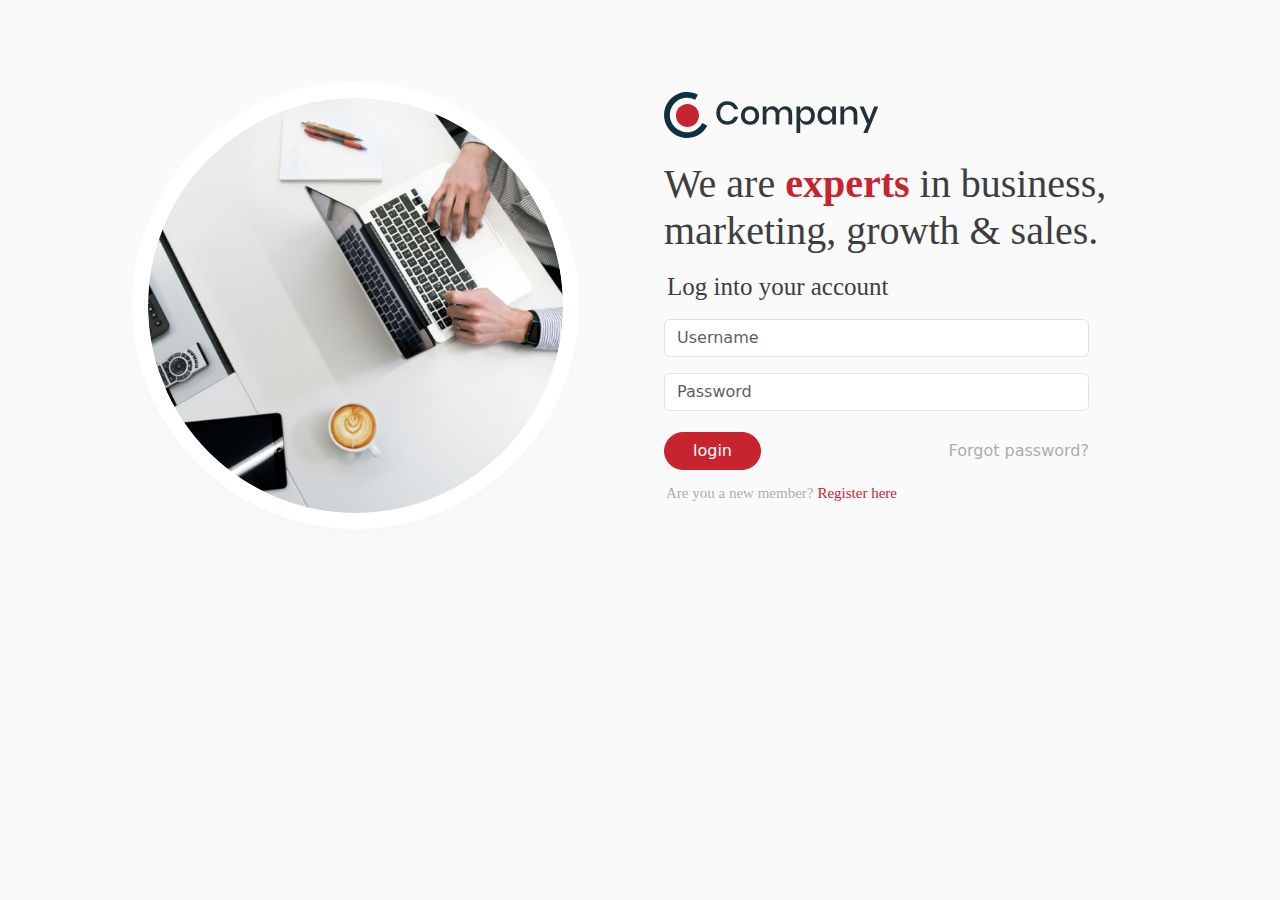
<file: index.html>
<!DOCTYPE html>
<html lang="en">
<head>
    <title> homepage</title>
    <meta charset="utf-8">
    <meta name="viewport" content="width=device-width, initial-scale=1">
    <link href="css\bootstrap.min.css" rel="stylesheet">
    <link rel="stylesheet" href="css/style.css">
  <script src="js/bootstrap.bundle.min.js"></script>
</head>
<body>
    <div class="container maincont">
        <div class="row" id="mainrow">
           
            <div class="col-6 hero-container ">
                <img src="hero-image.png" class="rounded-circle hero-image">
            </div>
            <div class="col-6 right-container">
              <div class="container" class="rightdiv">
                <div class="row">
                  <img src="images/header-logo.svg" class="companylogo">
                </div>
                <div class="row" id="maintext">
                 <p> We are <strong id="boldtext"> experts </strong> in business, marketing, growth & sales.
                 </p>
                </div>
                <div class="row" id="login">
                  Log into your account
                </div>
                <form class="form-style">
                  <input type="text" class="form-control mt-3" placeholder="Username">
                  <input type="text" class="form-control mt-3" placeholder="Password">
                  <div class="row" id="buttonlogin">
                    <div class="col">
                  <button type="button" class="btn">login</button>
                </div>
                  <div class="col forgot">
                  <p class="forgot">Forgot password? </p>
                </div>
                </div>
                </form>
                <div class="row" id="lastrow" >Are you a new member?<a id= "pinktext" href="">Register here</a></div>
              </div>
            </div>
        </div>
    </div>
</body>
</html>
</file>
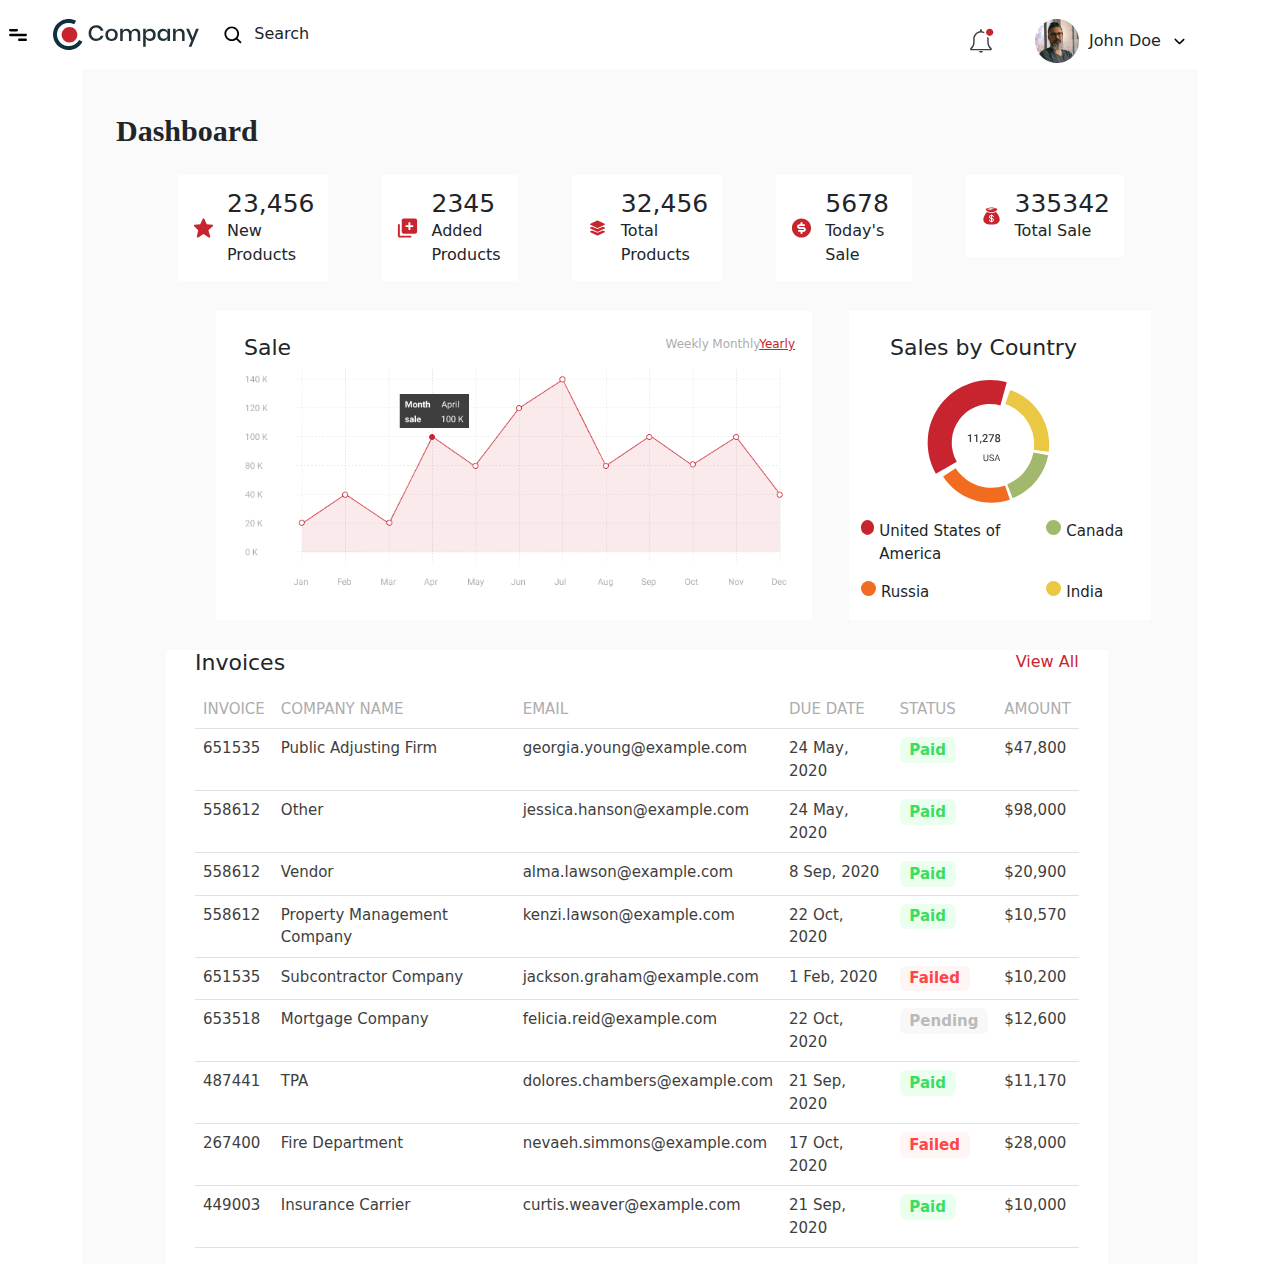
<file: dashboard.html>
<!DOCTYPE html>
<html lang="en">

<head>
    <title>dashboard</title>
    <meta charset="utf-8">
    <meta name="viewport" content="width=device-width, initial-scale=1">
    <script src="js/bootstrap.bundle.min.js"></script>
    <link href="css\bootstrap.min.css" rel="stylesheet">
    <link rel="stylesheet" href="dashboard.css">
    <link rel="stylesheet" href="./dashboard.css">
    <link href="https://fonts.googleapis.com/icon?family=Material+Icons" rel="stylesheet">
</head>

<body>
    <div class="container mainbody">
        <div class="d-flex justify-content-between">
            <div class="left">
                <button class="hamburger">
                <img class=" menu-icon" src="images/menu-bar.svg" onclick="openCloseMenu()" alt="">
                <i class="closeIcon material-icons" onclick="openCloseMenu()">close</i>
            </button>
                <img class="logo" src="images/logo.svg" alt="">
                <img class="searchIcon" src="images/search-icon.svg" alt="">
                <p class="search">Search</p>
            </div>
            <div class="right">
                <img class="notif" src="images/notification-icon.svg" alt="">
                <img class="profile" src="images/profile.png" alt="">
                <p class="name">John Doe</p>
                <img class="arrow" src="images/downward-arrow.svg" alt="">

            </div>
        </div>
        <div class="d-flex flex-row main-content">
            <div class="menu sidebar">
               
                <div class="d-flex inditem active" style="background-color:#FFF3F4;">
                    <img class="sidebaritems" src="images/dashboard-active.svg" alt="gxshg">
                    <p> Dashboard</p>
                </div>
                <div class="d-flex inditem">
                    <img class="sidebaritems" src="images/graph-default.svg" alt="gxshg">
                    <p>Analysis</p>
                </div>
                <div class="d-flex inditem">
                    <img class="sidebaritems" src="images/inbox-default.svg" alt="gxshg">
                    <p>Inbox</p>
                </div>
                <div class="d-flex inditem">
                    <img class="sidebaritems" src="images/clock-default.svg" alt="gxshg">
                    <p>History</p>
                </div>
                <div class="d-flex inditem">
                    <img class="sidebaritems" src="images/user-default.svg" alt="gxshg">
                    <p>Users</p>
                </div>
                <div class="d-flex inditem">
                    <img class="sidebaritems" src="images/maintenance-default.svg" alt="gxshg">
                    <p>Maintainence</p>
                </div>
                <div class="d-flex inditem">
                    <img class="sidebaritems" src="images/setting-default.svg" alt="gxshg">
                    <p>Settings</p>

</div>
            </div>
            <div class=" container main-center">
                
                <p id="dashboard"> Dashboard</p>

                <div class="row content-2">
                    <div class="col-md col-xs-6">
                        <div class="flex content-2item">
                            <img src="images/star.svg" alt="">
                            <div class="innercontent">
                                <h3>23,456</h3>
                                <p>New Products</p>
                            </div>
                        </div>
                    </div>
                    <div class="col-md col-xs-6">
                        <div class="flex content-2item">
                            <img src="images/new-product.svg" alt="">
                            <div class="innercontent">
                                <h3>2345</h3>
                                <p>Added Products</p>
                            </div>
                        </div>
                    </div>
                    <div class="col-md col-xs-6">
                        <div class="flex content-2item">
                            <img src="images/total-product.svg" alt="">
                            <div class="innercontent">
                                <h3>32,456</h3>
                                <p>Total Products</p>
                            </div>
                        </div>
                    </div>
                    <div class="col-md col-xs-6">
                        <div class="flex content-2item">
                            <img src="images/dollar-filled.svg" alt="">
                            <div class="innercontent">
                                <h3>5678</h3>
                                <p>Today's Sale</p>
                            </div>
                        </div>
                    </div>
                    <div class="col-md col-xs-6">
                        <div class="flex content-2item">
                            <img src="images/money-bag.svg" alt="">
                            <div class="innercontent">
                                <h3>335342</h3>
                                <p>Total Sale</p>
                            </div>

                        </div>
                    </div>
                </div>
                <div class="row graph">
                    
                    <div class="col-8 frequency">
                        <div class="row graph-text">
                            <div class="col-2 sale">
                                <h6>Sale</h6>
                            </div>
                            <div class="col-7">

                            </div>
                            <div class="col-1 sidetext">
                                <p>Weekly</p>
                            </div>
                            <div class="col-1 sidetext">
                                <p>Monthly</p>
                            </div>
                            <div class="col-1 sidetextactive">
                                <p><u>Yearly</u></p>
                            </div>
                        </div>
                        <img class="freq-image" src="images/data-graph.png" alt="'">
                    </div>
                 

                    <div class="col-4 pie">
                        <h6>Sales by Country</h6>

                        <img src="images/pie-chart.svg" alt="">
                        <div class="countries-stats">

                            <p class="d-flex"><span class="indicator indicator-red"></span><span>United States of
                                    America </span></p>
                            <p class="d-flex">
                                <span class="indicator indicator-green"></span><span>Canada </span>

                            </p>
                            <p class="d-flex"><span class="indicator indicator-orange"></span><span>Russia </span></p>
                            <p class="d-flex">
                                <span class="indicator indicator-yellow"></span><span>India </span>

                            </p>


                        </div>

                    </div>

                </div>
                <div class="data">
                    <div class="d-flex justify-content-between table-header">
                        <h3>Invoices</h3>
                        <p>View All</p>
                    </div>
                    <div>
                        <div class="table-responsive">
                            <table class="table">
                                <thead>
                                    <tr>
                                        <th scope="col">INVOICE</th>
                                        <th scope="col">COMPANY NAME</th>
                                        <th scope="col">EMAIL</th>
                                        <th scope="col">DUE DATE</th>
                                        <th scope="col">STATUS</th>
                                        <th scope="col">AMOUNT</th>
                                    </tr>
                                </thead>
                                <tbody>
                                    <tr>
                                        <td scope="row">651535</td>
                                        <td>Public Adjusting Firm</td>
                                        <td>georgia.young@example.com</td>
                                        <td>24 May, 2020</td>
                                        <td><span class="badge paid">Paid</span></td>
                                        <td>$47,800</td>
                                    </tr>
                                    <tr>
                                        <td scope="row">558612</td>
                                        <td>Other</td>
                                        <td>jessica.hanson@example.com</td>
                                        <td>24 May, 2020</td>
                                        <td><span class="badge paid">Paid</span></td>
                                        <td>$98,000</td>
                                    </tr>
                                    <tr>
                                        <td scope="row">558612</td>
                                        <td>Vendor</td>
                                        <td>alma.lawson@example.com</td>
                                        <td>8 Sep, 2020</td>
                                        <td><span class="badge paid">Paid</span></td>
                                        <td>$20,900</td>
                                    </tr>
                                    <tr>
                                        <td scope="row">558612</td>
                                        <td>Property Management Company</td>
                                        <td>kenzi.lawson@example.com</td>
                                        <td>22 Oct, 2020</td>
                                        <td><span class="badge paid">Paid</span></td>
                                        <td>$10,570</td>
                                    </tr>
                                    <tr>
                                        <td scope="row">651535</td>
                                        <td>Subcontractor Company</td>
                                        <td>jackson.graham@example.com</td>
                                        <td>1 Feb, 2020</td>
                                        <td><span class="badge failed">Failed</span></td>
                                        <td>$10,200</td>
                                    </tr>
                                    <tr>
                                        <td scope="row">653518</td>
                                        <td>Mortgage Company</td>
                                        <td>felicia.reid@example.com</td>
                                        <td>22 Oct, 2020</td>
                                        <td><span class="badge pending">Pending</span></td>
                                        <td>$12,600</td>
                                    </tr>
                                    <tr>
                                        <td scope="row">487441</td>
                                        <td>TPA</td>
                                        <td>dolores.chambers@example.com</td>
                                        <td>21 Sep, 2020</td>
                                        <td><span class="badge paid">Paid</span></td>
                                        <td>$11,170</td>
                                    </tr>
                                    <tr>
                                        <td scope="row">267400</td>
                                        <td>Fire Department</td>
                                        <td>nevaeh.simmons@example.com</td>
                                        <td>17 Oct, 2020</td>
                                        <td><span class="badge failed">Failed</span></td>
                                        <td>$28,000</td>
                                    </tr>
                                    <tr>
                                        <td scope="row">449003</td>
                                        <td>Insurance Carrier</td>
                                        <td>curtis.weaver@example.com</td>
                                        <td>21 Sep, 2020</td>
                                        <td><span class="badge paid">Paid</span></td>
                                        <td>$10,000</td>
                                    </tr>
                                </tbody>
                            </table>
                        </div>
                    </div>
                </div>
            </div>
        </div>
        <script src="./js/menu.js"></script>
</body>

</html>
</file>
<file: css/style.css>
.hero-image {
    width: 415px;
    margin-top: 41px;
    outline: #ffffff solid 16px;
    box-shadow: 0px 9px 31px 4px #0000000a;
    display: block;
    margin-left: auto;
    margin-right: auto;
  }
  .maincont {
    margin-top: -72px;
  }
  .btn {
    border-radius: 188px;
    background-color: #c8242f;
    color: white;
    border-color: #c8242f;
    width: 97px;
  }
  .forgot {
    color: #adadad;
    text-align: right;
    margin: auto;
  }
  .form-control mt-3 {
    color: #adadad;
    border-color: #adadad;
  }
  body {
    background: #fafafa 0% 0% no-repeat padding-box;
    opacity: 1;
  }
  #mainrow {
    margin-top: 129px;
  }
  .rightdiv {
    padding-left: 28px;
    padding-right: 28px;
  }
  .companylogo {
    height: auto;
    max-width: 44%;
    margin-top: 35px;
  }
  #maintext {
    text-align: left;
    font: normal normal 300 40px/47px Roboto;
    letter-spacing: 0px;
    color: #3e3e3e;
    opacity: 1;
    margin-top: 22px;
  }
  #boldtext {
    font-weight: bold;
    color: #c8242f;
  }
  #login {
    padding-left: 15px;
    font: normal normal normal 25px/33px Roboto;
    letter-spacing: 0px;
    color: #3e3e3e;
    opacity: 1;
  }
  #buttonlogin {
    margin-top: 21px;
    margin-bottom: 11px;
  }
  #lastrow {
    padding-top: 10px;
    text-align: left;
    font: normal normal normal 15px/20px Roboto;
    letter-spacing: 0px;
    color: #adadad;
    opacity: 1;
    display: inline;
    margin-left: 2px;
  }
  #pinktext {
    text-decoration-line: none;
    color: #c8242f;
    padding-left: 4px;
  }
  .form-style {
    width: 425px;
  }
  @media screen and (max-width: 1200px) {
    .hero-image {
      width: 272px;
    }
    .form-style {
      width: 390px;
    }
  }
  @media screen and (max-width: 992px) {
    .hero-image {
      width: 261px;
      margin-top: 94px;
    }
    #maintext {
      font-size: 25px;
    }
    #login {
      font-size: 18px;
    }
    .form-style {
      width: 325px;
    }
    .forgot {
      margin-top: 3px;
      font-size: 14px;
    }
    .btn {
      font-size: 14px;
      width: 97px;
    }
  }
  @media screen and (max-width: 768px) {
    .hero-image {
      width: 223px;
      margin-top: 103px;
      margin-left: -30px;
    }
    #maintext {
      line-height: 29px;
      font-size: 23px;
    }
    #login {
      font-size: 16px;
    }
    .form-style {
      width: 265px;
    }
    .forgot {
      margin-top: 3px;
      font-size: 12px;
    }
    .btn {
      font-size: 12px;
      width: 97px;
    }
    #lastrow {
      font-size: 13px;
    }
    .companylogo {
      max-width: 61%;
    }
  }
  
  @media screen and (max-width: 538px) {
    .hero-container {
      display: none;
    }
    .right-container {
      width: 100%;
      margin-left: 26px;
    }
    .hero-image {
      display: none;
    }
  }
</file>
<file: dashboard.css>
.sidebar .inditem p {
    margin: 0 !important;
    font-size: 16px;
  }
  .right img {
    display: inline-block;
  }
  .left img {
    display: inline-block;
  }
  .left button .closeIcon {
    display: none;
  }
  
  .left button {
    border: none;
    background-color: white;
  }
  .menu {
    transform: translateX(-200%);
    display: none;
  
  }
  
  .showMenu {
    display: block;
  
    transform: translateX(0);
   
  }
  .logo {
    width: 147px;
    margin-right: 53px;
  }
  .searchIcon {
    width: 22px;
    margin-right: 5px;
  }
  .search{
      display:inline;
  }
  form {
    display: inline;
  }
  .notif {
    display: inline-block;
  }
  .profile {
    display: inline-block;
    margin-left: 36px;
  }
  .name {
    display: inline-block;
    margin-right: 5px;
    margin-left: 5px;
  }
  .arrow {
    display: inline-block;
    margin-right: 10px;
  }
  .sidebar {
    width: 205px;
    flex-flow: column nowrap;
    margin-top: 22.97px;
    margin-left: 32px;
  }
  .inditem {
    flex-flow: row nowrap;
    display: inline-block;
    align-items: center;
    /* margin-top: 32px; */
    padding: 10px 60px 12px 17.5px;
    width: 168px;
    /* padding-left: 20px; */
    margin-bottom: 8px;
  }
  
  .inditem img {
    display: inline;
  }
  .inditem p {
    display: inline;
  }
  .sidebaritems {
    width: 20px;
    /* display:inline-block; */
    margin-right: 12.7px;
  }
  .mainbody {
    margin-top: 19px;
  }
  .main-content {
    flex-direction: row;
  }
  .main-center {
    padding-left: 34px;
    padding-top: 39px;
    background-color: #fafafa;
  }
  #dashboard {
    font-size: 30px;
    font-family: Roboto;
    font-weight: bold;
  }
  .content-2 {
    margin-top: 22.5px;
    flex-direction: row;
    margin-left: 50px;
    margin-right: 20px;
  }
  .content-2item {
    flex-direction: row;
    display: flex;
    background-color: #ffffff;
    margin-right: 30px;
    padding: 14px;
    justify-content: center;
  }
  .innercontent {
    display: inline;
  }
  h3 {
    font-size: 25px;
    margin: 0;
  }
  .innercontent p {
    margin: 0;
  }
  .content-2item img {
    margin-right: 12px;
    width: 23px;
  }
  .active {
    color: #c8242f;
  }
  .graph {
    margin-top: 30px;
    margin-left: 53px;
    justify-content: center;
  }
  h6 {
    font-size: 22px;
  }
  .freq-image {
    width: 542px;
    margin-left: 17px;
  }
  .graph-text {
    margin-top: 24px;
    width: 562px;
  }
  .frequency {
    background-color: #ffffff;
    border-right: solid 15px #fafafa;
    width: 611px;
    margin-right: 22px;
  }
  
  .pie {
    background-color: #ffffff;
    width: 302px;
  }
  .sidetext {
    font-size: 12px;
    color: #adadad;
    padding-left: 28px;
  }
  .sidetextactive {
    color: #c8242f;
    font-size: 12px;
    padding-left: 28px;
  }
  .sale {
    padding-left: 28px;
  }
  .pie h6 {
    margin-top: 24px;
    margin-left: 29px;
  }
  .pie img {
    width: 151px;
    margin-left: 55px;
  }
  .countries-stats {
    display: grid;
    grid-template-columns: 2fr 1fr;
  }
  
  .countries-stats p span {
    font-size: 15px;
  }
  
  .indicator {
    display: block;
    width: 15px;
    height: 15px;
    border-radius: 50%;
    margin-right: 5px;
  }
  .indicator-red {
    background: #c8242f;
  }
  .indicator-green {
    background: #a2b86c;
  }
  .indicator-orange {
    background: #f16c20;
  }
  .indicator-yellow {
    background: #ebc844;
  }
  .table-header {
    margin-top: 22.52px;
  }
  .data {
    margin-top: 30px;
    padding-left: 29px;
    padding-right: 29px;
    margin-left: 50px;
    width: 88%;
    background-color: #ffffff;
  }
  
  .table-header h3 {
    font-size: 22px !important;
  }
  .table-header p {
    font-size: 12x;
    color: #c8242f;
  }
  .paid {
    color: #3cdd5f;
    background-color: #ebffef;
    font-size: 15px;
  }
  .failed {
    color: #ff4545;
    background-color: #fff5f5;
    font-size: 15px;
  }
  .pending {
    color: #bababa;
    background-color: #f8f8f8;
    font-size: 15px;
  }
  .table th {
    font-size: 15px;
    color: #adadad;
    font-weight: 400;
  }
  .table td {
    color: #3e3e3e;
    font-size: 15px;
  }
  
  @media screen and (max-width: 1400px) {
    .left button {
      margin-left: -114px;
      margin-right: 12px;
    }
    
    .logo {
      width: 147px;
      margin-right: 17px;
    }
  }
  
  @media screen and (max-width: 1324px) {
    .left {
      margin-left: 10px;
    }
  }
  @media screen and (max-width: 1306px) {
    .left {
      margin-left: 32px;
    }
  }
  @media screen and (max-width: 1259px) {
    .left {
      margin-left: 92px;
    }
  }
  @media screen and (max-width: 1200px) {
      .left button {
        margin-left: -114px;
        margin-right: 12px;
      }
      
      .logo {
        width: 147px;
        margin-right: 17px;
      }
    }
    
  @media screen and (max-width: 992px) {
    .left button {
      margin-left: -114px;
      margin-right: 12px;
    }
    
    .logo {
      width: 147px;
      margin-right: 17px;
    }
    .frequency{
      margin-bottom: 11px;
    }
  }
  @media screen and (max-width: 913px) {
    .left button {
      margin-left: -103px;
      margin-right: 12px;
    }
    
    .logo {
      width: 139px;
      margin-right: 17px;
    }
    .right img {
      width: 27px;
    }
    .arrow {
      width: 19px;
    }
  }
  @media screen and (max-width: 768px) {
    form {
      display: none;
    }
    .name {
      display: none;
    }
    .profile {
      margin-left: 20px;
    }
    .graph-text .col-7{
      width: 28.333333%;
    }
    .freq-image{width:100%;}
  }
  @media  screen and (max-width:600px) {
      .container .mainbody{
          margin-right: -12px;
      }
  }
  @media  screen and (max-width:552px) {
      .container .mainbody{
          margin-right: -25px;
      }
      .freq-image {
          width: 90%;
      }
      .graph-text .col-7 {
          width: 25.333333%;
      }
  }
  @media screen and (max-width:530px) {
      .mainbody{
          margin-right: -38px;
      }
  }
  @media screen and (max-width:500px) {
      .mainbody{
          margin-right: -67px;
      }
      .graph-text .col-7 {
          width: 13.333333%;
      }
      .search{display:none;}
  }
  @media screen and (max-width:446px) {
      .mainbody {
          margin-right: -75px;
      }
      .graph-text .col-7 {
          width: 7.333333%;
      }
  }
  @media screen and (max-width:419px){
      .mainbody {
          margin-right: -87px;
      }
      .graph-text .col-7 {
          width: 4.333333%;
      }
  }
  @media screen and (max-width:390px){
      .mainbody {
          margin-right: -140px;
      }
  }
  @media screen and (max-width: 360px) {
    .main-center {
      padding-left: 23px;
    }
    .graph {
      margin-left: -12px;
    }
    .freq-image {
      width: 260px;
    }
    .graph-text .col-7 {
      width: 7.333333%;
    }
    .logo {
      width: 120px;
      margin-right: -1px;
    }
    .searchIcon {
      width: 16px;
      margin-right: -1px;
    }
    .right img {
      width: 21px;
  }
  .mainbody:first-child {
      margin-right: -74px;
  }
  
  .data {
      margin-top: 30px;
      padding-left: -0;
      padding-right: 29px;
      margin-left: 16px;
      width: 84%;
      background-color: #ffffff;
  }
  .right {
      margin-right: -4px;
  }
  .search{
      display:none;
  }
  }
</file>
